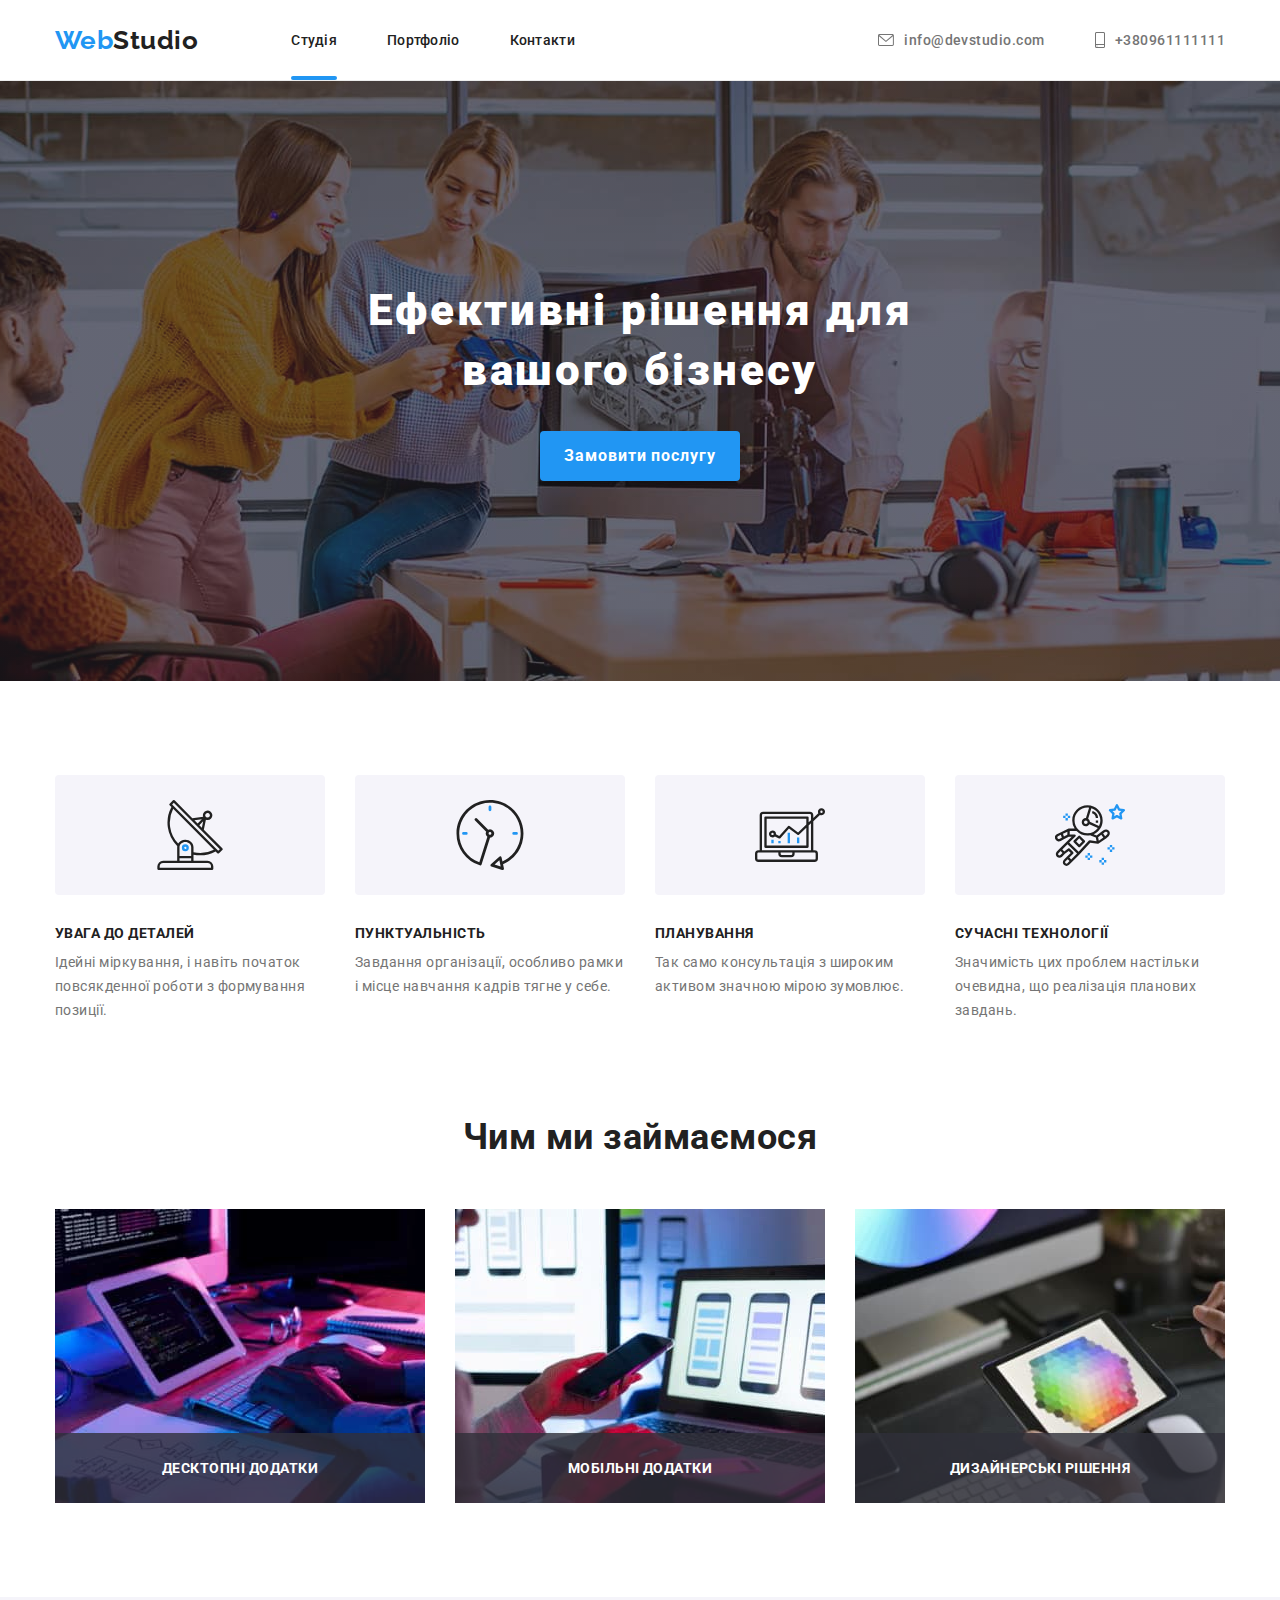
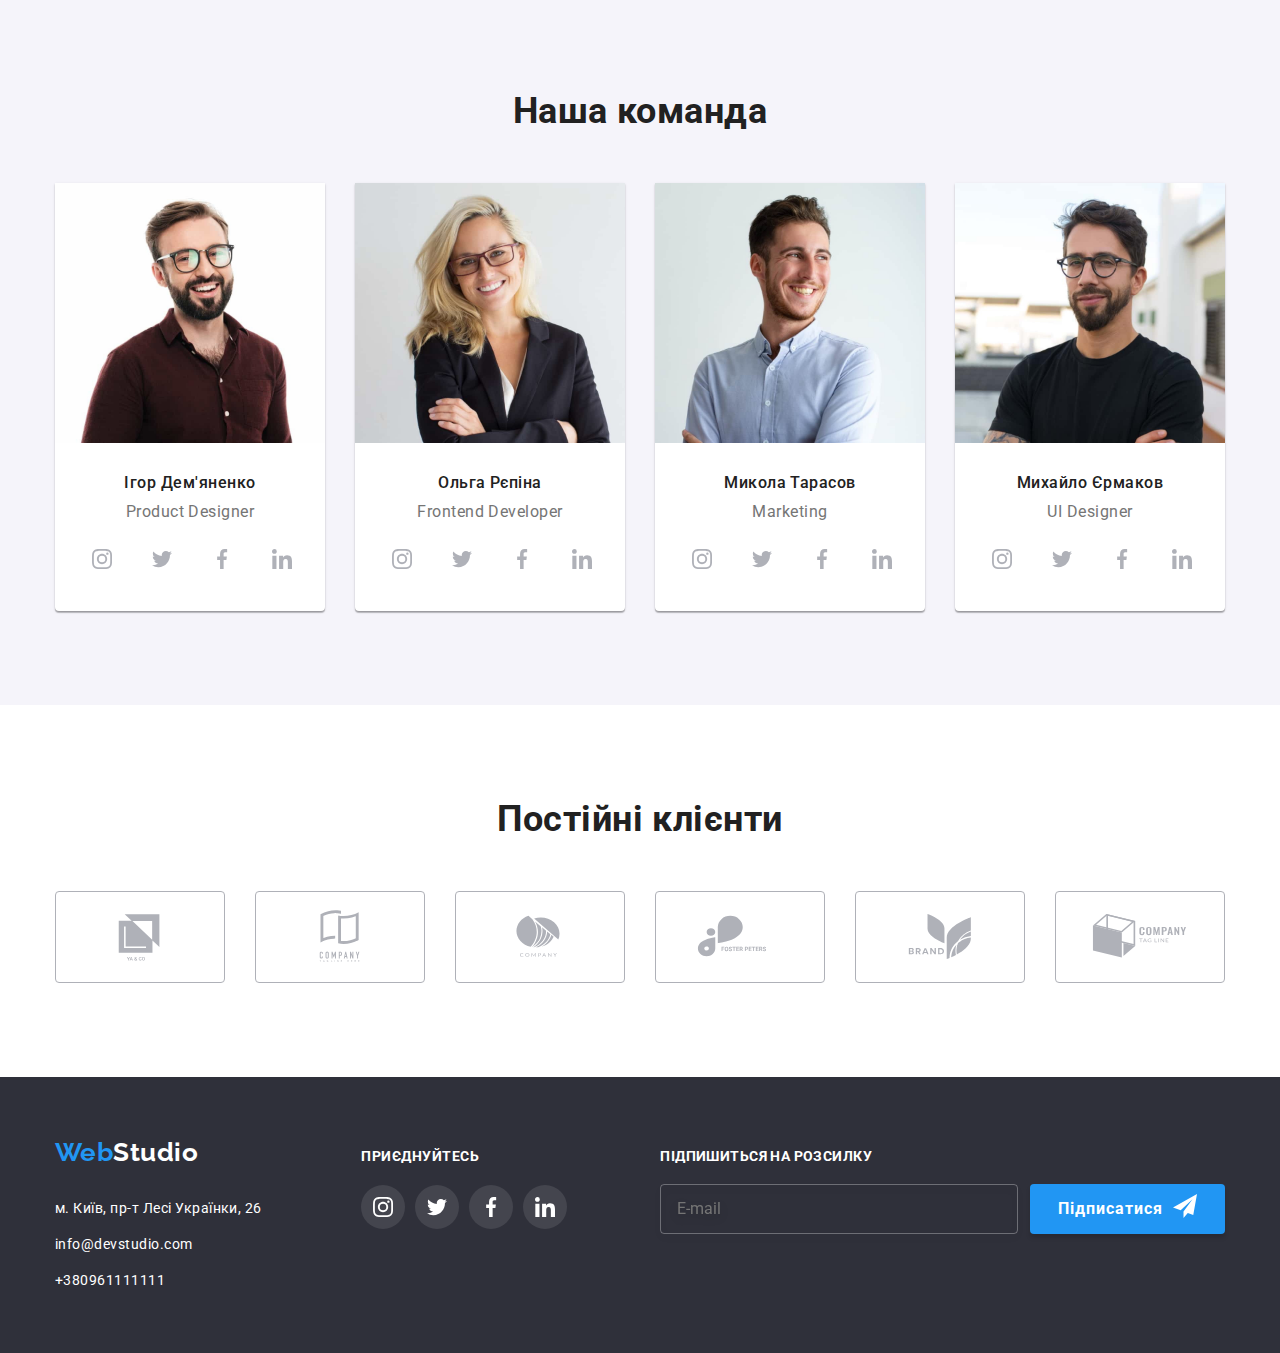
<file: index.html>
<!DOCTYPE html>
<html lang="uk">

<head>
    <meta charset="UTF-8">
    <meta http-equiv="X-UA-Compatible" content="IE=edge">
    <meta name="viewport" content="width=device-width>, initial-scale=1.0">
    <title>Document</title>
    <!--Шрифти-->
    
    <link href="https://fonts.googleapis.com/css2?family=Oleo+Script&family=Raleway:wght@700&family=Roboto:wght@400;500;700;900&display=swap" rel="stylesheet">
   <!--Modern-normalize-->
   <link rel="stylesheet" href="https://cdn.jsdelivr.net/npm/modern-normalize@1.1.0/modern-normalize.min.css">
    <!--Стилі-->
    <link rel="stylesheet" href="./css/main.min.css">
</head>

<body class="page">
  
    <!--Шапка сторінки-->
     <header class="header">
      <div class="container">
      <div class="header__container">
        
            <!--Логотіп-->
            <a href="./index.html" lang="en" class="logo">Web<span class="logo--accent">Studio</span></a>
        
            <!--Навігація на інші сторінки-->
            <nav>
            <ul class="nav">
                <li class="nav__item"><a href="./index.html" class="nav__link nav__link--current">Студія</a></li>
                <li class="nav__item"><a href="./portfolio.html" class="nav__link">Портфоліо</a></li>
                <li class="nav__item"><a href="/Контакти" class="nav__link">Контакти</a></li>
            </ul>
            </nav>
      
            
       <!--Посилання на адресу електронної пошти та на номер телефону-->
            <ul class="header-contact">
             <li class="header-contact__item">
             
              <a class="header-contact__link" href="info@devstudio.com" >
                <svg class="header-contact__icons" width="16" height="12">
                  <use href="./images/icons.svg#icon-envelope-hover"></use>
                </svg>
                info@devstudio.com
              </a>
              
            </li>
             <li class="header-contact__item">
             
              <a class="header-contact__link" href="+380961111111" >
                <svg class="header-contact__icons" width="10" height="16">
                  <use href="./images/icons.svg#icon-smartphone"></use>
                </svg>
                +380961111111
              </a>
             
            </li>
            </ul>
     </div>
  </div>
    
     </header>
     
    <!--Унікальний контент сторінки-->
    <main>
        
        <!--Герой-->
        <section class="hero">
            
            <h1 class="hero__title">
              Ефективні рішення для вашого бізнесу
            </h1>
            
            <button class="hero__button button" type="button" data-modal-open>Замовити послугу</button>
           
            </div>
        
        </section>
        
     

        <!--Переваги-->
        <section class="advantages-section">
          <div class="advantages-section__container">
            
            
            <ul class="advantages-section__list">
                
                <li class="advantages-section__item">
                  <div class="advantages-section__icon">
                  <svg  width="70" height="70">
                    <use href="./images/icons.svg#icon-antenna"></use>
                  </svg>
                  </div>
                 <h2 class="advantages-section__title">УВАГА ДО ДЕТАЛЕЙ</h2>
                 <p class="advantages-section__text">Ідейні міркування, і навіть початок повсякденної роботи з формування позиції.</p>
                </li>
                <li class="advantages-section__item">
                  <div class="advantages-section__icon">
                  <svg  width="70" height="70">
                  <use href="./images/icons.svg#icon-clock"></use>
                  </svg>
                  </div>
                 <h2 class="advantages-section__title">ПУНКТУАЛЬНІСТЬ</h2>
                 <p class="advantages-section__text">Завдання організації, особливо рамки і місце навчання кадрів тягне у себе.</p> 
                </li>
                <li class="advantages-section__item">
                  <div class="advantages-section__icon">
                  <svg  width="70" height="70">
                    <use href="./images/icons.svg#icon-diagram"></use>
                  </svg>
                  </div>
                  <h2 class="advantages-section__title">ПЛАНУВАННЯ</h2>
                  <p class="advantages-section__text">Так само консультація з широким активом значною мірою зумовлює.</p>
                </li>
                <li class="advantages-section__item">
                  <div class="advantages-section__icon">
                  <svg  width="70" height="70">
                    <use href="./images/icons.svg#icon-astronaut"></use>
                  </svg>
                  </div>
                  <h2 class="advantages-section__title">СУЧАСНІ ТЕХНОЛОГІЇ</h2>
                  <p class="advantages-section__text">Значимість цих проблем настільки очевидна, що реалізація планових завдань.</p>
                </li>
                
            </ul>
            
          </div>
        </section>
      
     <!--Чим ми займаємось-->
     <section class="work-section">
      <div class="work-section__container">
       
          <h2 class="work-section__title">
             Чим ми займаємося
          </h2>
           <ul class="work-section__list">
              <li class="work-section__item">  
              <div class="work-section__thumb">
              <img src="./images/box1.jpg"
              alt="створення сайтів" width="370" height="294"
              >
              <div class="work-section__block">
              <p class="work-section__text">ДЕСКТОПНІ ДОДАТКИ</p>
               </div>
              </div>
              
              </li>
         
              <li class="work-section__item">
                <div class="work-section__thumb">
              <img src="./images/box2.jpg" 
              alt="розробка мобільних додатків" width="370" height="294"
              >
              <div class="work-section__block">
                <p class="work-section__text">МОБІЛЬНІ ДОДАТКИ</p>
              </div>
                </div>
              </li>
         
              <li class="work-section__item">
                <div class="work-section__thumb">
              <img src="./images/box3.jpg" 
              alt="вебдизайн" width="370" height="294"
              >
              <div class="work-section__block">
                <p class="work-section__text">ДИЗАЙНЕРСЬКІ РІШЕННЯ</p>
              </div>
              </div>
              </li>
          </ul>
        
        </div>
      </section>

      <!--Наша команда-->
      <section class="team-section">
        <div class="team-section__container">
        
          <h2 class="team-section__title">Наша команда</h2>
          <ul class="team-section__list">
              <li class="team-section__item">
                 <img class="team-section__img" src="./images/foto1.jpg" alt="Чоловік в окулярах" width="270" height="260">
                 <div>
                 <h3 class="team-section__name">Ігор Дем'яненко</h3>
                 <p class="team-section__text">Product Designer</p>
                 <ul class="social-icon">
                  <li class="social-icon__item">
                    <div class="social-icon__place">
                    <a class="social-icon__link" href="#">
                      <svg  width="20" height="20">
                      <use href="./images/icons.svg#icon-instagram-2"></use>
                      </svg>
                    </a>
                    </div>
                  </li>
                  <li class="social-icon__item">
                    <div class="social-icon__place">
                    <a class="social-icon__link" href="#">
                    <svg width="20" height="20">
                    <use href="./images/icons.svg#icon-twitter-1"></use>
                    </svg>
                    </a>
                    </div>
                  </li>
                  <li class="social-icon__item">
                    <div class="social-icon__place">
                    <a class="social-icon__link" href="#">
                      <svg width="20" height="20">
                        <use href="./images/icons.svg#icon-facebook-1"></use>
                      </svg>
                      </a>
                      </div>
                  </li>
                  <li class="social-icon__item">
                    <div class="social-icon__place">
                    <a class="social-icon__link" href="#">
                      <svg width="20" height="20">
                      <use href="./images/icons.svg#icon-linkedin-1"></use>
                     </svg>
                    </a>
                    </div>
                  </li>
                 </ul>
                </div>
              </li>
            
              <li class="team-section__item">
                 <img class="team-section__img"src="./images/foto2.jpg" alt="Дівчина блондинка в окулярах" width="270" height="260">
                <div>
                 <h3 class="team-section__name">Ольга Рєпіна</h3>
                 <p class="team-section__text" lang="en">Frontend Developer</p>
                <ul class="social-icon">
                  <li class="social-icon__item">
                    <div class="social-icon__place">
                    <a class="social-icon__link" href="">
                      <svg width="20" height="20">
                        <use href="./images/icons.svg#icon-instagram-2"></use>
                      </svg>
                    </a>
                    </div>
                  </li>
                  <li class="social-icon__item">
                    <div class="social-icon__place">
                    <a class="social-icon__link" href="">
                      <svg width="20" height="20">
                        <use href="./images/icons.svg#icon-twitter-1"></use>
                      </svg>
                      </a>
                      
                  </li>
                  <li class="social-icon__item">
                    <div class="social-icon__place">
                    <a class="social-icon__link" href="">
                      <svg width="20" height="20">
                        <use href="./images/icons.svg#icon-facebook-1"></use>
                      </svg>
                      </a>
                      </div>
                  </li>
                  <li class="social-icon__item">
                    <div class="social-icon__place">
                    <a class="social-icon__link" href="">
                      <svg width="20" height="20">
                        <use href="./images/icons.svg#icon-linkedin-1"></use>
                      </svg>
                      </a>
                      </div>
                  </li>
                </ul>
                </div>
             </li>
            
              <li class="team-section__item">
                 <img class="team-section__img"src="./images/foto3.jpg" alt="Чоловік усміхається" width="270" height="260">
                <div>
                 <h3 class="team-section__name">Микола Тарасов</h3>
                 <p class="team-section__text" lang="en">Marketing</p>
                <ul class="social-icon">
                  <li class="social-icon__item">
                    <div class="social-icon__place">
                    <a class="social-icon__link" href="">
                      <svg width="20" height="20">
                        <use href="./images/icons.svg#icon-instagram-2"></use>
                      </svg>
                    </a>
                    </div>
                  </li>
                  <li class="social-icon__item">
                    <div class="social-icon__place">
                    <a class="social-icon__link" href="">
                      <svg width="20" height="20">
                        <use href="./images/icons.svg#icon-twitter-1"></use>
                      </svg>
                      </a>
                      </div>
                  </li>
                  <li class="social-icon__item">
                    <div class="social-icon__place">
                    <a class="social-icon__link" href="">
                      <svg width="20" height="20">
                        <use href="./images/icons.svg#icon-facebook-1"></use>
                      </svg>
                      </a>
                      </div>
                  </li>
                  <li class="social-icon__item">
                    <div class="social-icon__place">
                    <a class="social-icon__link" href="">
                      <svg  width="20" height="20">
                        <use href="./images/icons.svg#icon-linkedin-1"></use>
                      </svg>
                      </a>
                    </div>
                  </li>
                </ul>
                </div>
             </li>

             <li class="team-section__item">
                 <img class="team-section__img"src="./images/foto4.jpg" alt="Красавчик в окулярах посміхається" width="270" height="260">
                <div>
                 <h3 class="team-section__name">Михайло Єрмаков</h3>
                 <p class="team-section__text" lang="en">UI Designer</p>
                
                 <ul class="social-icon">
                  <li class="social-icon__item">
                    <div class="social-icon__place">
                    <a class="social-icon__link" href="">
                      <svg width="20" height="20">
                        <use href="./images/icons.svg#icon-instagram-2"></use>
                      </svg>
                    </a>
                    </div>
                  </li>
                  <li class="social-icon__item">
                    <div class="social-icon__place">
                    <a class="social-icon__link" href="">
                      <svg width="20" height="20">
                        <use href="./images/icons.svg#icon-twitter-1"></use>
                      </svg>
                      </a>
                      </div>
                  </li>
                  <li class="social-icon__item">
                    <div class="social-icon__place">
                    <a class="social-icon__link" href="">
                      <svg width="20" height="20">
                        <use href="./images/icons.svg#icon-facebook-1"></use>
                      </svg>
                      </a>
                      </div>
                  </li>
                  <li class="social-icon__item">
                    <div class="social-icon__place">
                    <a class="social-icon__link" href="">
                      <svg width="20" height="20">
                        <use href="./images/icons.svg#icon-linkedin-1"></use>
                      </svg>
                      </a>
                      </div>
                  </li>
                </ul>
                </div>
             </li>
             
          </ul>
        
        </div>
        </section>

        <section class="clients-section">
          <div class="clients-section__container">
           <h2 class="clients-section__title">Постійні клієнти</h2>
            <ul class="client-section__list">
              <li class="client-section__item">
                
                  <a class="client-section__icon" href="">
               <svg width="106" height="60">
               <use href="./images/icons.svg#icon-Logo1"></use>
               </svg>
              </a>
              
            </li>
              <li class="client-section__item">
                
                  <a class="client-section__icon" href="">
                <svg width="106" height="60">
                <use href="./images/icons.svg#icon-Logo2"></use>
                </svg>
                </a>
                
              </li>
              <li class="client-section__item">
               
                  <a class="client-section__icon" href="">
                <svg  width="106" height="60">
                <use href="./images/icons.svg#icon-Logo3"></use>
                </svg>
                </a>
               
              </li>
              <li class="client-item">
               
                  <a class="client-section__icon" href="">
                <svg width="106" height="60">
                  <use href="./images/icons.svg#icon-Logo4"></use>
                </svg>
                </a>
                
              </li>
              <li class="client-section__item">
               
                  <a class="client-section__icon" href="">
                <svg  width="106" height="60">
                  <use href="./images/icons.svg#icon-Logo5"></use>
                </svg>
                </a>
                
              </li>
              <li class="client-section__item">
                
                  <a class="client-section__icon" href="">
                <svg width="106" height="60">
                <use href="./images/icons.svg#icon-Logo6"></use>
                </svg>
                </a>
                
              </li>
          </ul>
          </div>
        </section>
    
      </main>
    
       <!--Підвал сторінки-->
       <footer class="footer">
        <div class="footer__container">
          <div>
            <a href="./index.html" lang="en" class="logo">Web<span class="logo__footer-accent">Studio</span></a>
           <address class="footer__address">
           <p class="footer__address-text">
            м. Київ, пр-т Лесі Українки, 26
           </p>
            <ul>
           <li class="footer__mail"><a href="info@devstudio.com" class="footer__contact">info@devstudio.com</a></li>
           <li><a href="+380961111111" class="footer__contact">+380961111111</a></li>
            </ul>
           </address>
          </div>

         <div class="footer__join">
          <h3 class="footer__join-title">приєднуйтесь</h3>
        <ul class="social-icon">
          <li class="social-icon__item social-icon__footer-item">
            <div class="social-icon__place social-icon__footer-place">
              <a class="social-icon__link social-icon__footer-link" href="">
                <svg width="20" height="20">
                  <use href="./images/icons.svg#icon-instagram-2"></use>
                </svg>
              </a>
            </div>
          </li>
          <li class="social-icon__item">
            <div class="social-icon__place social-icon__footer-place">
              <a class="social-icon__link social-icon__footer-link" href="">
                <svg width="20" height="20">
                  <use href="./images/icons.svg#icon-twitter-1"></use>
                </svg>
              </a>
            </div>
          </li>
          <li class="social-icon__item">
            <div class="social-icon__place social-icon__footer-place">
              <a class="social-icon__link social-icon__footer-link" href="">
                <svg width="20" height="20">
                  <use href="./images/icons.svg#icon-facebook-1"></use>
                </svg>
              </a>
            </div>
          </li>
          <li class="social-icon__item">
            <div class="social-icon__place social-icon__footer-place">
              <a class="social-icon__link social-icon__footer-link" href="">
                <svg width="20" height="20">
                  <use href="./images/icons.svg#icon-linkedin-1"></use>
                </svg>
              </a>
            </div>
          </li>
        </ul>
         </div>

        
          <div class="sign">
            <h3 class="sign__title">ПІДПИШИТЬСЯ НА РОЗСИЛКУ</h3>
            <form class="form-sign">
          
             <input class="form-sign__input" type="email" id="email" name="email" placeholder="E-mail">
             <button type="button" class="button footer-button">
              Підписатися
            <svg class="footer-button__send-icon" width="24" height="24">
              <use href="./images/icons.svg#icon-icon-send"></use>
            </svg>
            </button>
           </form>
         </div>
      </div>
      </footer>
  
   
   <div class="backdrop is-hidden" data-modal>
      <div class="modal">
        
       <button class="close" data-modal-close>
         <svg class="close__icon" width="30" height="30">
          <use href="./images/icons.svg#icon-close-1"></use>
         </svg>
       </button>
<form class="modal-form">
    <h2 class="modal-form__title">Залиште свої дані, ми вам передзвонимо</h2>
   
      <label class="modal-form__label" for="user-name">Ім'я</label>
      <div class="form-field">
        <input class="form-field__input" id="user-name" type="text" name="user-name">
       <svg class="form-field__icon" width="18" height="18">
        <use href="./images/icons.svg#icon-person-black-18dp-1"></use>
      </svg>
    </div>
      
      <label class="modal-form__label" for="tel">Телефон</label>
      <div class="form-field">
        <input class="form-field__input" id="tel" type="tel" name="tel">
        <svg class="form-field__icon" width="18" height="18">
          <use href="./images/icons.svg#icon-phone-black-18dp-1"></use>
        </svg>
      </div>
      
      <label class="modal-form__label" for="email">Пошта</label>
      <div class="form-field">
        <input class="form-field__input" id="email" type="email" name="email">
        <svg class="form-field__icon" width="18" height="18">
          <use href="./images/icons.svg#icon-email-black-18dp-1"></use>
        </svg>
      </div>
      
      <label class="modal-form__comment" for="comment">Коментар</label>
      <div class="form-field">
        
      <textarea class="form-field__textarea" name="comment" id="comment" rows="8" placeholder="Введіть текст"></textarea>
    </div>

    
      
      <div class="checkbox">
        <label for="checkbox">
        <input 
        class="checkbox__input" 
        type="checkbox" 
        name="conditions" 
        id="checkbox"/>
        <svg class="checkbox__icon">
          <use href="./images/icons.svg#Vector"></use>
        </svg>
        Погоджуюся з розсилкою та приймаю <a href="#">Умови договору</a></label>
        
      </div>
      
      
      <button type="submit" class="button button__form">Відправити</button>
        
        </form>
      </div>
   </div>

<script src="./js/modal.js"></script>
</body>

</html>
</file>
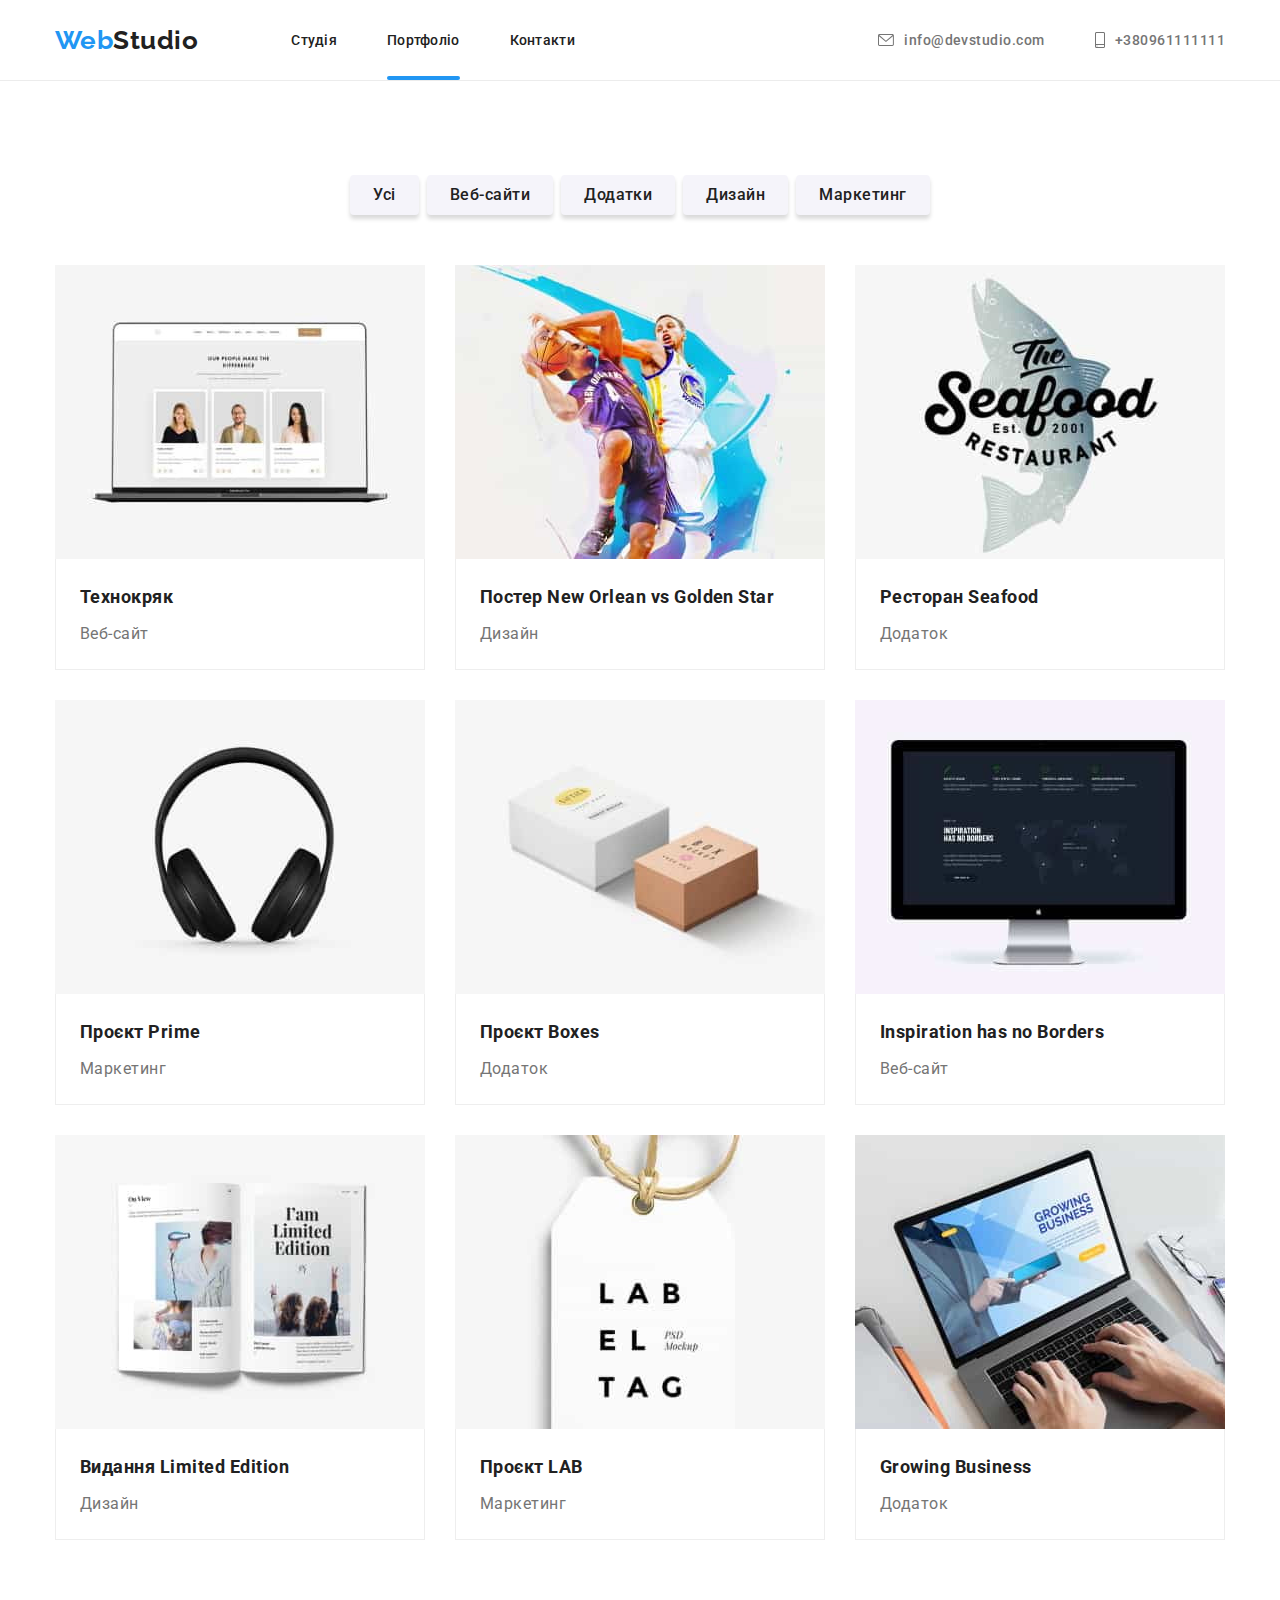
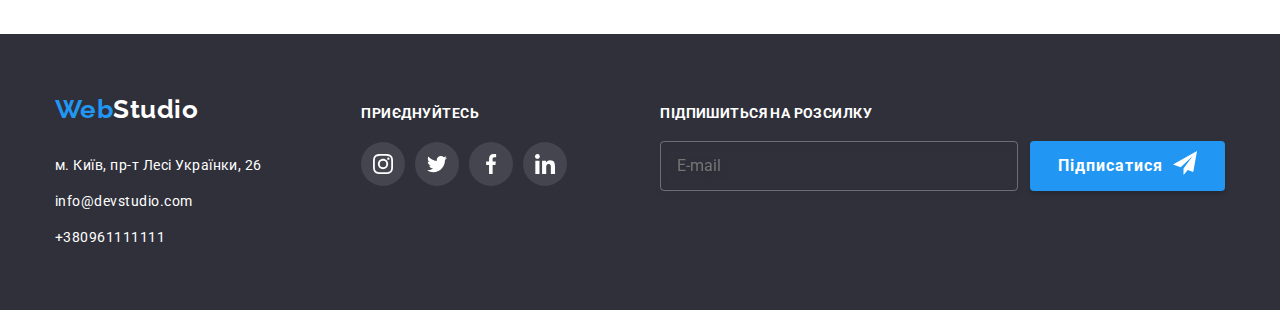
<file: portfolio.html>
<!DOCTYPE html>
<html lang="uk">

<head>
    <meta charset="UTF-8">
    <meta http-equiv="X-UA-Compatible" content="IE=edge">
    <meta name="viewport" content="width=device-width>, initial-scale=1.0">
    <title>Document</title>
    <!--Шрифти-->
    <link
        href="https://fonts.googleapis.com/css2?family=Oleo+Script&family=Raleway:wght@700&family=Roboto:wght@400;500;700;900&display=swap"
        rel="stylesheet">
    <!--Modern-normalize-->
    <link rel="stylesheet" href="https://cdn.jsdelivr.net/npm/modern-normalize@1.1.0/modern-normalize.min.css">
    <!--Стилі-->
    <link rel="stylesheet" href="./css/main.min.css">
</head>

<body class="page">

    <!--Сторінка портфоліо-->
    <h1 class="visually-hidden">portfolio-title</h1>
    <!--Шапка сторінки-->
    <header class="header">
        <div class="container">
            <div class="header__container">
    
                <!--Логотіп-->
                <a href="./index.html" lang="en" class="logo">Web<span class="logo--accent">Studio</span></a>
    
                <!--Навігація на інші сторінки-->
                <nav>
                    <ul class="nav">
                        <li class="nav__item"><a href="./index.html" class="nav__link">Студія</a></li>
                        <li class="nav__item"><a href="./index.html" class="nav__link nav__link--current">Портфоліо</a></li>
                        <li class="nav__item"><a href="/Контакти" class="nav__link">Контакти</a></li>
                    </ul>
                </nav>
    
    
                <!--Посилання на адресу електронної пошти та на номер телефону-->
                <ul class="header-contact">
                    <li class="header-contact__item">
    
                        <a class="header-contact__link" href="info@devstudio.com">
                            <svg class="header-contact__icons" width="16" height="12">
                                <use href="./images/icons.svg#icon-envelope-hover"></use>
                            </svg>
                            info@devstudio.com
                        </a>
    
                    </li>
                    <li class="header-contact__item">
    
                        <a class="header-contact__link" href="+380961111111">
                            <svg class="header-contact__icons" width="10" height="16">
                                <use href="./images/icons.svg#icon-smartphone"></use>
                            </svg>
                            +380961111111
                        </a>
    
                    </li>
                </ul>
            </div>
        </div>
    
    </header>
    <!--Унікальний контент сторінки-->
    <main>
        <!--Заголовок секції-->
        <h2 class="visually-hidden">section-title</h2>
        <!--Фільтр на сторінці Портфоліо-->
        <section class="portfolio-section">
            <div class="portfolio-section__container">
                <div class="filter">
                    <ul class="filter__list">
                        <li class="filter__item"><button class="button filter__button" type="button">Усі</button></li>
                        <li><button class="button filter__button" type="button">Веб-сайти</button></li>
                        <li><button class="button filter__button" type="button">Додатки</button></li>
                        <li><button class="button filter__button" type="button">Дизайн</button></li>
                        <li class="filter__item"><button class="button filter__button" type="button">Маркетинг</button></li>
                    </ul>

                </div>

                
                <ul class="projects">
                    <li class="projects__item">
                        <div class="projects__card-overlay">
                            <img class="portfolio-picture" src="./images/1.jpg" alt="зображення ноутбука з сайтом"
                                width="370" height="294">
                            <div class="projects__overlay-text">
                                <p class="projects__otherside-text">Ресурс пропонує комплексні пропозиції з різним рівнем
                                    функціоналу та сервісів. Все це дозволить відвідувачу отримати
                                    вичерпні відомості про компанію чи приватну особу.</p>
                            </div>
                        </div>
                        <div class="projects__text">
                            <h3 class="projects__title">Технокряк</h3>
                            <p class="projects__description">Веб-сайт</p>
                        </div>
                    </li>

                    <li class="projects__item">
                        <div class="projects__card-overlay">
                            <img class="portfolio-picture" src="./images/2.jpg"
                                alt="постер гра в баскетбол Нью Орлеан проти Голден Стар" width="370" height="294">
                            <div class="projects__overlay-text">
                                <p class="projects__otherside-text">Ресурс пропонує комплексні пропозиції з різним рівнем
                                    функціоналу та сервісів. Все це
                                    дозволить відвідувачу отримати
                                    вичерпні відомості про компанію чи приватну особу.</p>
                            </div>
                        </div>
                        <div class="projects__text">
                            <h3 class="projects__title">Постер <span lang="en">New Orlean vs Golden Star</span>
                            </h3>
                            <p class="projects__description">Дизайн</p>
                        </div>
                    </li>

                    <li class="projects__item">
                        <div class="projects__card-overlay">
                            <img class="portfolio-picture" src="./images/3.jpg" alt="логотип риба з надписом Сі Фуд"
                                width="370" height="294">
                            <div class="projects__overlay-text">
                                <p class="projects__otherside-text">Ресурс пропонує комплексні пропозиції з різним рівнем
                                    функціоналу та сервісів. Все це
                                    дозволить відвідувачу отримати
                                    вичерпні відомості про компанію чи приватну особу.
                                </p>
                            </div>
                        </div>
                        <div class="projects__text">
                            <h3 class="projects__title">Ресторан <span lang="en">Seafood</span></h3>

                            <p class="projects__description">Додаток</p>
                        </div>
                    </li>

                    <li class="projects__item">
                        <div class="projects__card-overlay">
                            <img class="portfolio-picture" src="./images/4.jpg" alt="навушники чорного кольору"
                                width="370" height="294">
                            <div class="projects__overlay-text">
                                <p class="projects__otherside-text">Ресурс пропонує комплексні пропозиції з різним рівнем
                                    функціоналу та сервісів. Все це
                                    дозволить відвідувачу отримати
                                    вичерпні відомості про компанію чи приватну особу.
                                </p>
                            </div>
                        </div>
                        <div class="projects__text">
                            <h3 class="projects__title">Проєкт <span lang="en">Prime</span></h3>
                            <p class="projects__description">Маркетинг</p>
                        </div>
                    </li>

                    <li class="projects__item">
                        <div class="projects__card-overlay">
                            <img class="portfolio-picture" src="./images/5.jpg" alt="Дві картонні коробки" width="370"
                                height="294">
                            <div class="projects__overlay-text">
                                <p class="projects__otherside-text">Ресурс пропонує комплексні пропозиції з різним рівнем
                                    функціоналу та сервісів. Все це
                                    дозволить відвідувачу отримати
                                    вичерпні відомості про компанію чи приватну особу.
                                </p>
                            </div>
                        </div>
                        <div class="projects__text">
                            <h3 class="projects__title">Проєкт <span lang="en">Boxes</span></h3>
                            <p class="projects__description">Додаток</p>
                        </div>
                    </li>

                    <li class="projects__item">
                        <div class="projects__card-overlay">
                            <img class="portfolio-picture" src="./images/6.jpg"
                                alt="Моноблок Apple з зображенням карти світу" width="370" height="294">
                            <div class="projects__overlay-text">
                                <p class="projects__otherside-text">Ресурс пропонує комплексні пропозиції з різним рівнем
                                    функціоналу та сервісів. Все це
                                    дозволить відвідувачу отримати
                                    вичерпні відомості про компанію чи приватну особу.
                                </p>
                            </div>
                        </div>
                        <div class="projects__text">
                            <h3 class="projects__title" lang="en">Inspiration has no Borders</h3>
                            <p class="projects__description">Веб-сайт</p>
                        </div>

                    </li>

                    <li class="projects__item">
                        <div class="projects__card-overlay">
                            <img class="portfolio-picture" src="./images/7.jpg"
                                alt="Журнал з надписом Лімітед едішен з зображенням дівчат" width="370" height="294">
                            <div class="projects__overlay-text">
                                <p class="projects__otherside-text">Ресурс пропонує комплексні пропозиції з різним рівнем
                                    функціоналу та сервісів. Все це
                                    дозволить відвідувачу отримати
                                    вичерпні відомості про компанію чи приватну особу.
                                </p>
                            </div>
                        </div>
                        <div class="projects__text">
                            <h3 class="projects__title">Видання <span lang="en">Limited Edition</span></h3>
                            <p class="projects__description">Дизайн</p>
                        </div>
                    </li>

                    <li class="projects__item">
                        <div class="projects__card-overlay">
                            <img class="portfolio-picture" src="./images/8.jpg" alt="Бірка з надписом Lab El Tag"
                                width="370" height="294">
                            <div class="projects__overlay-text">
                                <p class="projects__otherside-text">Ресурс пропонує комплексні пропозиції з різним рівнем
                                    функціоналу та сервісів. Все це
                                    дозволить відвідувачу отримати
                                    вичерпні відомості про компанію чи приватну особу.
                                </p>
                            </div>
                        </div>
                        <div class="projects__text">
                            <h3 class="projects__title">Проєкт <span lang="en">LAB</span></h3>
                            <p class="projects__description">Маркетинг</p>
                        </div>
                    </li>

                    <li class="projects__item">
                        <div class="projects__card-overlay">
                            <img class="portfolio-picture" src="./images/9.jpg"
                                alt="Руки чоловіка друкують на клавіатурі ноутбука, на екрані зображення частини чоловіка з планшетом"
                                width="370" height="294">
                            <div class="projects__overlay-text">
                                <p class="projects__otherside-text">Ресурс пропонує комплексні пропозиції з різним рівнем
                                    функціоналу та сервісів. Все це
                                    дозволить відвідувачу отримати
                                    вичерпні відомості про компанію чи приватну особу.
                                </p>
                            </div>
                        </div>
                        <div class="projects__text">
                            <h3 class="projects__title" lang="en">Growing Business</h3>
                            <p class="projects__description">Додаток</p>
                        </div>
                    </li>

                </ul>

            </div>
        </section>
    </main>

    <!--Підвал сторінки-->

    <footer class="footer">
        <div class="footer__container">
            <div>
                <a href="./index.html" lang="en" class="logo">Web<span class="logo__footer-accent">Studio</span></a>
                <address class="footer__address">
                    <p class="footer__address-text">
                        м. Київ, пр-т Лесі Українки, 26
                    </p>
                    <ul>
                        <li class="footer__mail"><a href="info@devstudio.com" class="footer__contact">info@devstudio.com</a>
                        </li>
                        <li><a href="+380961111111" class="footer__contact">+380961111111</a></li>
                    </ul>
                </address>
            </div>
    
            <div class="footer__join">
                <h3 class="footer__join-title">приєднуйтесь</h3>
                <ul class="social-icon">
                    <li class="social-icon__item social-icon__footer-item">
                        <div class="social-icon__place social-icon__footer-place">
                            <a class="social-icon__link social-icon__footer-link" href="">
                                <svg width="20" height="20">
                                    <use href="./images/icons.svg#icon-instagram-2"></use>
                                </svg>
                            </a>
                        </div>
                    </li>
                    <li class="social-icon__item">
                        <div class="social-icon__place social-icon__footer-place">
                            <a class="social-icon__link social-icon__footer-link" href="">
                                <svg width="20" height="20">
                                    <use href="./images/icons.svg#icon-twitter-1"></use>
                                </svg>
                            </a>
                        </div>
                    </li>
                    <li class="social-icon__item">
                        <div class="social-icon__place social-icon__footer-place">
                            <a class="social-icon__link social-icon__footer-link" href="">
                                <svg width="20" height="20">
                                    <use href="./images/icons.svg#icon-facebook-1"></use>
                                </svg>
                            </a>
                        </div>
                    </li>
                    <li class="social-icon__item">
                        <div class="social-icon__place social-icon__footer-place">
                            <a class="social-icon__link social-icon__footer-link" href="">
                                <svg width="20" height="20">
                                    <use href="./images/icons.svg#icon-linkedin-1"></use>
                                </svg>
                            </a>
                        </div>
                    </li>
                </ul>
            </div>
    
    
            <div class="sign">
                <h3 class="sign__title">ПІДПИШИТЬСЯ НА РОЗСИЛКУ</h3>
                <form class="form-sign">
    
                    <input class="form-sign__input" type="email" id="email" name="email" placeholder="E-mail">
                    <button type="button" class="button footer-button">
                        Підписатися
                        <svg class="footer-button__send-icon" width="24" height="24">
                            <use href="./images/icons.svg#icon-icon-send"></use>
                        </svg>
                    </button>
                </form>
            </div>
        </div>
    </footer>

</body>

</html>
</file>
<file: css/main.min.css>
:root{--primary-text-color: #757575;--secondary-text-color: #212121;--accent-color: #2196F3;--white-color: #FFFFFF;--background-color-main: #F5F5F5;--background-color-secondary: #2F303A;--filter-button-color: #F5F4FA}.visually-hidden{position:absolute;white-space:nowrap;width:1px;height:1px;overflow:hidden;border:0;padding:0;clip:rect(0 0 0 0);-webkit-clip-path:inset(50%);clip-path:inset(50%);margin:-1px}.portfolio-section,.advantages-section,.work-section,.team-section,.clients-section{padding-top:94px;padding-bottom:94px}.container,.portfolio-section__container,.advantages-section__container,.work-section__container,.team-section__container,.clients-section__container{width:1200px;padding-left:15px;padding-right:15px;margin-left:auto;margin-right:auto;-webkit-box-align:center;-ms-flex-align:center;align-items:center}.page{color:var(--primary-text-color);font-family:Roboto,sans-serif;font-style:normal;letter-spacing:.03em;font-weight:400;background-color:var(--white-color)}h1,h2,h3,h4,p{margin-top:0px;margin-bottom:0px}ul{margin:0;padding:0;list-style-type:none}textarea{resize:none}*,*::before,*::after{-webkit-box-sizing:border-box;box-sizing:border-box}ul{list-style:none}img{display:block;max-width:100%;height:auto}button{margin:0 auto;display:block}.advantages-section__title{color:var(--secondary-text-color);font-size:14px;line-height:1.143;font-weight:700;margin-bottom:10px}.advantages-section__text{line-height:1.714;font-size:14px}.advantages-section__list{display:-webkit-box;display:-ms-flexbox;display:flex;gap:30px}.advantages-section__item{-ms-flex-preferred-size:calc((100% - 60px)/3);flex-basis:calc((100% - 60px)/3)}.advantages-section__icon{max-width:270px;height:120px;background-color:#f5f4fa;border-radius:4px;margin-bottom:30px;display:-webkit-box;display:-ms-flexbox;display:flex;-webkit-box-pack:center;-ms-flex-pack:center;justify-content:center;-webkit-box-align:center;-ms-flex-align:center;align-items:center}.button{color:var(--white-color);background-color:var(--accent-color);border:none;font-weight:700;font-size:16px;line-height:1.88;cursor:pointer;font-family:inherit;border-radius:4px;letter-spacing:.06em;padding:10px 24px;-webkit-box-shadow:0px 4px 4px rgba(0,0,0,.15);box-shadow:0px 4px 4px rgba(0,0,0,.15);-webkit-transition-duration:250ms;transition-duration:250ms;-webkit-transition-timing-function:cubic-bezier(0.4, 0, 0.2, 1);transition-timing-function:cubic-bezier(0.4, 0, 0.2, 1);-webkit-transition-property:background-color,color,-webkit-box-shadow;transition-property:background-color,color,-webkit-box-shadow;transition-property:background-color,color,box-shadow;transition-property:background-color,color,box-shadow,-webkit-box-shadow}.button:active{color:var(--background-color-secondary)}.button:hover,.button:focus{background-color:#188ce8;color:var(--white-color);-webkit-box-shadow:0px 4px 4px rgba(0,0,0,.15);box-shadow:0px 4px 4px rgba(0,0,0,.15)}.footer-button{padding:10px 28px;margin-left:12px;display:-webkit-box;display:-ms-flexbox;display:flex}.footer-button .footer-button__send-icon{margin-left:10px}.button__form{padding:10px 52px}.filter__button{color:var(--secondary-text-color);background-color:var(--filter-button-color);font-weight:500;font-size:16px;line-height:1.625;letter-spacing:.03em;border-radius:4px;border:1px solid rgba(0,0,0,0);padding:6px 22px}.filter__button:active{color:var(--white-color)}.checkbox{position:relative;-webkit-box-pack:center;-ms-flex-pack:center;justify-content:center;display:-webkit-box;display:-ms-flexbox;display:flex;font-size:14px;line-height:1.714;letter-spacing:.03em;font-weight:400;margin-bottom:30px}.checkbox .checkbox__input{-webkit-appearance:none;-moz-appearance:none;appearance:none;margin-right:12px}.checkbox .checkbox__icon{fill:rgba(0,0,0,0);border:.2px solid var(--secondary-text-color);position:absolute;-webkit-transform:translate(-50%);transform:translate(-50%);top:4px;left:25px;width:16px;height:15px}.checkbox__input:checked+.checkbox__icon{fill:var(--white-color);border:rgba(0,0,0,0);background-color:var(--accent-color)}.clients-section__title{color:var(--secondary-text-color);text-align:center;font-size:36px;line-height:1.166;font-weight:700;margin-bottom:50px}.client-section__list{display:-webkit-box;display:-ms-flexbox;display:flex;-webkit-box-pack:center;-ms-flex-pack:center;justify-content:center;gap:30px}.client-section__item{-ms-flex-preferred-size:calc((100% - 150px)/6);flex-basis:calc((100% - 150px)/6)}.client-section__icon{display:-webkit-box;display:-ms-flexbox;display:flex;width:100%;height:100%;-webkit-box-align:center;-ms-flex-align:center;align-items:center;-webkit-box-pack:center;-ms-flex-pack:center;justify-content:center;border:1px solid #afb1b8;border-radius:4px;cursor:pointer;fill:#afb1b8;width:170px;height:92px;-webkit-transition-duration:250ms;transition-duration:250ms;-webkit-transition-timing-function:cubic-bezier(0.4, 0, 0.2, 1);transition-timing-function:cubic-bezier(0.4, 0, 0.2, 1);-webkit-transition-property:fill,border;transition-property:fill,border}.client-section__icon:hover,.client-section__icon:focus{fill:var(--accent-color);border:1px solid #2196f3}.modal-form{width:448px;margin-left:auto;margin-right:auto}.modal-form .modal-form__label{font-size:12px;line-height:1.166}.modal-form .modal-form__title{display:block;text-align:center;font-size:20px;line-height:1.15;letter-spacing:.03em;margin-bottom:12px;font-weight:700;color:var(--secondary-text-color)}.modal-form .modal-form __comment{font-size:12px;line-height:1.166;color:var(--primary-text-color)}.form-field__input{height:40px;width:100%;margin:0;padding:0 12px 0 42px;border-radius:4px;border:1px solid rgba(33,33,33,.2)}.form-field__input::-webkit-input-placeholder{color:var(--primary-text-color)}.form-field__input::-moz-placeholder{color:var(--primary-text-color)}.form-field__input:-ms-input-placeholder{color:var(--primary-text-color)}.form-field__input::-ms-input-placeholder{color:var(--primary-text-color)}.form-field__input::placeholder{color:var(--primary-text-color)}.form-field__input:hover{cursor:pointer}.form-field__input:focus{outline:1px solid var(--accent-color)}.form-field{position:relative;margin-top:4px;margin-bottom:10px}.form-field .form-field__icon{position:absolute;top:50%;-webkit-transform:translateY(-50%);transform:translateY(-50%);left:12px}.form-field__input:focus+.form-field__icon{fill:var(--accent-color)}.form-field__textarea{width:100%;height:120px;border:1px solid rgba(33,33,33,.2);font-size:12px;line-height:1.166;padding-left:16px;padding-top:16px}.form-field__textarea::-webkit-input-placeholder{font-size:12px;line-height:1.166;color:rgba(117,117,117,.5)}.form-field__textarea::-moz-placeholder{font-size:12px;line-height:1.166;color:rgba(117,117,117,.5)}.form-field__textarea:-ms-input-placeholder{font-size:12px;line-height:1.166;color:rgba(117,117,117,.5)}.form-field__textarea::-ms-input-placeholder{font-size:12px;line-height:1.166;color:rgba(117,117,117,.5)}.form-field__textarea::placeholder{font-size:12px;line-height:1.166;color:rgba(117,117,117,.5)}.form-field__textarea:hover{cursor:pointer}.form-field__textarea:focus{outline:1px solid var(--accent-color)}.hero{padding:200px 0;height:600px;max-width:1600px;margin-left:auto;margin-right:auto;background-color:var(--background-color-secondary);background-image:-webkit-gradient(linear, left top, right top, from(rgba(47, 48, 58, 0.4)), to(rgba(47, 48, 58, 0.4))),url("../images/Img.jpg");background-image:linear-gradient(to right, rgba(47, 48, 58, 0.4), rgba(47, 48, 58, 0.4)),url("../images/Img.jpg");background-position:center;background-size:cover;background-repeat:no-repeat}.hero .hero__title{color:var(--white-color);font-weight:900;font-size:44px;line-height:1.363;text-align:center;letter-spacing:.06em;max-width:696px;margin:0 auto;margin-bottom:30px}.logo{color:var(--accent-color);font-family:Raleway,sans-serif;font-size:26px;line-height:1.192;text-decoration:none;font-weight:700;margin-right:93px}.logo--accent{color:var(--secondary-text-color)}.logo:active{color:var(--secondary-text-color)}.logo__footer-accent{color:var(--white-color)}.backdrop{position:fixed;top:0;left:0;width:100%;height:100%;position:fixed;background-color:rgba(0,0,0,.2);opacity:1;-webkit-transition:opacity 250ms cubic-bezier(0.4, 0, 0.2, 1);transition:opacity 250ms cubic-bezier(0.4, 0, 0.2, 1)}.backdrop.is-hidden{opacity:0;pointer-events:none}.backdrop.is-hidden .modal{-webkit-transform:translate(-50%, -50%) scale(0) rotateZ(180deg);transform:translate(-50%, -50%) scale(0) rotateZ(180deg)}.modal{background-color:var(--white-color);width:528px;position:absolute;top:50%;left:50%;-webkit-transform:translate(-50%, -50%) scale(1) rotateZ(360deg);transform:translate(-50%, -50%) scale(1) rotateZ(360deg);-webkit-transition:-webkit-transform 250ms cubic-bezier(0.4, 0, 0.2, 1);transition:-webkit-transform 250ms cubic-bezier(0.4, 0, 0.2, 1);transition:transform 250ms cubic-bezier(0.4, 0, 0.2, 1);transition:transform 250ms cubic-bezier(0.4, 0, 0.2, 1), -webkit-transform 250ms cubic-bezier(0.4, 0, 0.2, 1);overflow-y:auto;padding:40px}.close{position:absolute;top:8px;right:8px;width:30px;height:30px;border:1px solid rgba(0,0,0,.1);border-radius:50%;display:-webkit-box;display:-ms-flexbox;display:flex;cursor:pointer;-webkit-box-pack:center;-ms-flex-pack:center;justify-content:center;-webkit-box-align:center;-ms-flex-align:center;align-items:center}.close .close__icon{width:18px;height:18px;right:50%;-webkit-box-align:center;-ms-flex-align:center;align-items:center}.close:hover,.close:focus{fill:var(--accent-color)}.filter{display:-webkit-box;display:-ms-flexbox;display:flex}.filter .filter__list{font-weight:500;font-size:16px;line-height:1.625;font-family:inherit;display:-webkit-box;display:-ms-flexbox;display:flex;gap:8px;margin:0 auto;margin-bottom:50px}.projects{display:-webkit-box;display:-ms-flexbox;display:flex;-ms-flex-wrap:wrap;flex-wrap:wrap;gap:30px}.projects .projects__title{color:var(--secondary-text-color);font-size:18px;font-weight:700;line-height:2;margin-bottom:4px}.projects .projects__description{font-size:16px;line-height:1.875}.projects .projects__overlay-text{position:absolute;background-color:rgba(33,150,243,.9);top:0;left:0;width:100%;height:100%;-webkit-transform:translateY(100%);transform:translateY(100%);-webkit-transition-duration:250ms;transition-duration:250ms;-webkit-transition-timing-function:cubic-bezier(0.4, 0, 0.2, 1);transition-timing-function:cubic-bezier(0.4, 0, 0.2, 1);-webkit-transition-delay:transform 250ms;transition-delay:transform 250ms}.projects__item{width:calc((100% - 60px)/3)}.projects__item:hover,.projects__item:focus{-webkit-box-shadow:1px 4px 6px rgba(0,0,0,.16),0px 4px 4px rgba(0,0,0,.06),0px 1px 1px rgba(0,0,0,.12);box-shadow:1px 4px 6px rgba(0,0,0,.16),0px 4px 4px rgba(0,0,0,.06),0px 1px 1px rgba(0,0,0,.12);-webkit-transition-timing-function:cubic-bezier(0.4, 0, 0.2, 1);transition-timing-function:cubic-bezier(0.4, 0, 0.2, 1)}.projects__item .projects__card-overlay{position:relative;overflow:hidden}.projects__item .projects__otherside-text{color:var(--white-color);font-size:18px;line-height:1.555;padding-top:63px;padding-left:24px;padding-right:24px;padding-bottom:24px}.projects__item .projects__text{border-bottom:1px solid #eee;border-right:1px solid #eee;border-left:1px solid #eee;padding-left:24px;padding-bottom:20px;padding-top:20px}.projects__item:hover .projects__overlay-text{-webkit-transform:translateY(0%);transform:translateY(0%)}.social-icon{display:-webkit-box;display:-ms-flexbox;display:flex;-webkit-box-pack:center;-ms-flex-pack:center;justify-content:center;-webkit-box-align:center;-ms-flex-align:center;align-items:center}.social-icon .social-icon__item{-ms-flex-preferred-size:calc((100% - 30px)/4);flex-basis:calc((100% - 30px)/4);padding-left:10px}.social-icon .social-icon__place{-webkit-box-pack:center;-ms-flex-pack:center;justify-content:center;-webkit-box-align:center;-ms-flex-align:center;align-items:center;width:44px;height:44px;background-color:rgba(0,0,0,0)}.social-icon .social-icon__footer-place{border-radius:50%;background-color:rgba(255,255,255,.1);border:none}.social-icon .social-icon__footer-item{padding-left:0}.social-icon .social-icon__footer-link{fill:var(--white-color)}.social-icon__link{width:100%;height:100%;display:-webkit-box;display:-ms-flexbox;display:flex;-webkit-box-align:center;-ms-flex-align:center;align-items:center;-webkit-box-pack:center;-ms-flex-pack:center;justify-content:center;border-radius:50%;fill:#afb1b8;border:none;margin:0 auto;text-decoration:none;-webkit-transition-duration:250ms;transition-duration:250ms;-webkit-transition-timing-function:cubic-bezier(0.4, 0, 0.2, 1);transition-timing-function:cubic-bezier(0.4, 0, 0.2, 1);-webkit-transition-property:background-color,fill;transition-property:background-color,fill}.social-icon__link:hover,.social-icon__link:focus{background-color:var(--accent-color);fill:var(--white-color)}.team-section{background-color:var(--filter-button-color)}.team-section .team-section__list{display:-webkit-box;display:-ms-flexbox;display:flex;gap:30px}.team-section .team-section__item{background-color:var(--white-color);padding-bottom:30px;border-radius:0px 0px 4px 4px;-webkit-box-shadow:0px 1px 3px rgba(0,0,0,.12),0px 1px 1px rgba(0,0,0,.14),0px 2px 1px rgba(0,0,0,.2);box-shadow:0px 1px 3px rgba(0,0,0,.12),0px 1px 1px rgba(0,0,0,.14),0px 2px 1px rgba(0,0,0,.2)}.team-section .team-section__title{font-size:36px;line-height:1.166;text-align:center;font-weight:700;color:var(--secondary-text-color);margin-bottom:50px}.team-section .team-section__img{display:block;margin-bottom:30px}.team-section .team-section__name{font-weight:500;font-size:16px;line-height:1.187;color:var(--secondary-text-color);margin-bottom:10px;text-align:center}.team-section .team-section__text{font-size:16px;line-height:1.187;text-align:center;margin-bottom:16px}.work-section{padding-top:0px}.work-section .work-section__title{color:var(--secondary-text-color);font-size:36px;line-height:1.166;text-align:center;font-weight:700;margin-bottom:50px}.work-section .work-section__item{-ms-flex-preferred-size:calc((100% - 60px)/3);flex-basis:calc((100% - 60px)/3)}.work-section .work-section__list{display:-webkit-box;display:-ms-flexbox;display:flex;gap:30px}.work-section .work-section__thumb{position:relative}.work-section .work-section__block{position:absolute;background-color:rgba(47,48,58,.8);bottom:0px;width:100%;height:100%;max-width:370px;max-height:70px}.work-section .work-section__text{font-weight:700;color:var(--white-color);font-size:14px;line-height:1.143;text-align:center;padding-top:27px}.footer__container{width:1200px;padding-left:15px;padding-right:15px;margin-left:auto;margin-right:auto;display:-webkit-box;display:-ms-flexbox;display:flex;-webkit-box-align:baseline;-ms-flex-align:baseline;align-items:baseline}.footer{background-color:var(--background-color-secondary);color:var(--white-color);font-family:inherit;font-weight:400;font-size:14px;line-height:1.714;padding-top:60px;padding-bottom:60px}.footer .footer__address{margin-top:28px}.footer .footer__address-text{font-style:initial;margin-bottom:12px}.footer .footer__mail{margin-bottom:12px}.footer .footer__join{margin-left:70px}.footer .footer__join-title{color:var(--white-color);text-transform:uppercase;font-weight:700px;font-size:14px;line-height:1.14;margin-bottom:20px}.footer__contact{color:#fff;font-style:normal;text-decoration:none;-webkit-transition-timing-function:cubic-bezier(0.4, 0, 0.2, 1);transition-timing-function:cubic-bezier(0.4, 0, 0.2, 1);-webkit-transition-duration:250ms;transition-duration:250ms;-webkit-transition-property:color;transition-property:color}.footer__contact:hover,.footer__contact:focus{color:var(--accent-color)}.sign{display:-webkit-box;display:-ms-flexbox;display:flex;-webkit-box-orient:vertical;-webkit-box-direction:normal;-ms-flex-direction:column;flex-direction:column;margin-left:auto;margin-left:93px}.sign .sign__title{margin-bottom:20px;font-weight:700px;font-size:14px;line-height:16px;letter-spacing:.03em;text-transform:uppercase}.form-sign{display:-webkit-box;display:-ms-flexbox;display:flex;-webkit-box-align:center;-ms-flex-align:center;align-items:center}.form-sign .form-sign__input{height:50px;width:100%;font-weight:400px;padding:15px 295px 15px 16px;border-radius:4px;border:1px solid rgba(255,255,255,.3);font-size:16px;line-height:1.25;padding-left:16px;background-color:rgba(0,0,0,0);-webkit-filter:drop-shadow(0px 4px 4px rgba(0, 0, 0, 0.15));filter:drop-shadow(0px 4px 4px rgba(0, 0, 0, 0.15));color:rgba(255,255,255,.6);outline:none}.header{border-bottom:1px solid #ececec}.header .header__container{display:-webkit-box;display:-ms-flexbox;display:flex;-webkit-box-align:center;-ms-flex-align:center;align-items:center;-webkit-box-pack:center;-ms-flex-pack:center;justify-content:center}.nav{display:-webkit-box;display:-ms-flexbox;display:flex;padding-left:0}.nav .nav__item{position:relative;display:-webkit-box;display:-ms-flexbox;display:flex;margin-left:50px}.nav__item:nth-child(1){margin-left:0}.nav__link{color:var(--secondary-text-color);font-weight:500;font-size:14px;line-height:1.142;letter-spacing:.02em;text-decoration:none;display:block;padding-top:32px;padding-bottom:32px;-webkit-transition:color 250ms cubic-bezier(0.4, 0, 0.2, 1);transition:color 250ms cubic-bezier(0.4, 0, 0.2, 1)}.nav__link--current::after{content:"";position:absolute;width:100%;height:4px;border-radius:2px;background-color:var(--accent-color);display:block;right:0;bottom:0}.nav__link--current{color:var(--secondary-text-color)}.nav__link:hover,.nav__link:focus{color:var(--accent-color)}.header-contact{display:-webkit-box;display:-ms-flexbox;display:flex;margin-left:auto}.header-contact:nth-child(1){margin-left:0}.header-contact__item{display:-webkit-box;display:-ms-flexbox;display:flex;position:relative;margin-left:50px}.header-contact__icons{margin-right:10px}.header-contact__link{color:var(--primary-text-color);font-weight:500;font-size:14px;line-height:1.142;text-decoration:none;display:-webkit-box;display:-ms-flexbox;display:flex;-webkit-box-align:center;-ms-flex-align:center;align-items:center;-webkit-box-pack:center;-ms-flex-pack:center;justify-content:center;fill:currentColor;-webkit-transition:color 250ms cubic-bezier(0.4, 0, 0.2, 1);transition:color 250ms cubic-bezier(0.4, 0, 0.2, 1)}.header-contact__link:hover,.header-contact__link:focus{color:var(--accent-color)}/*# sourceMappingURL=main.min.css.map */
</file>
